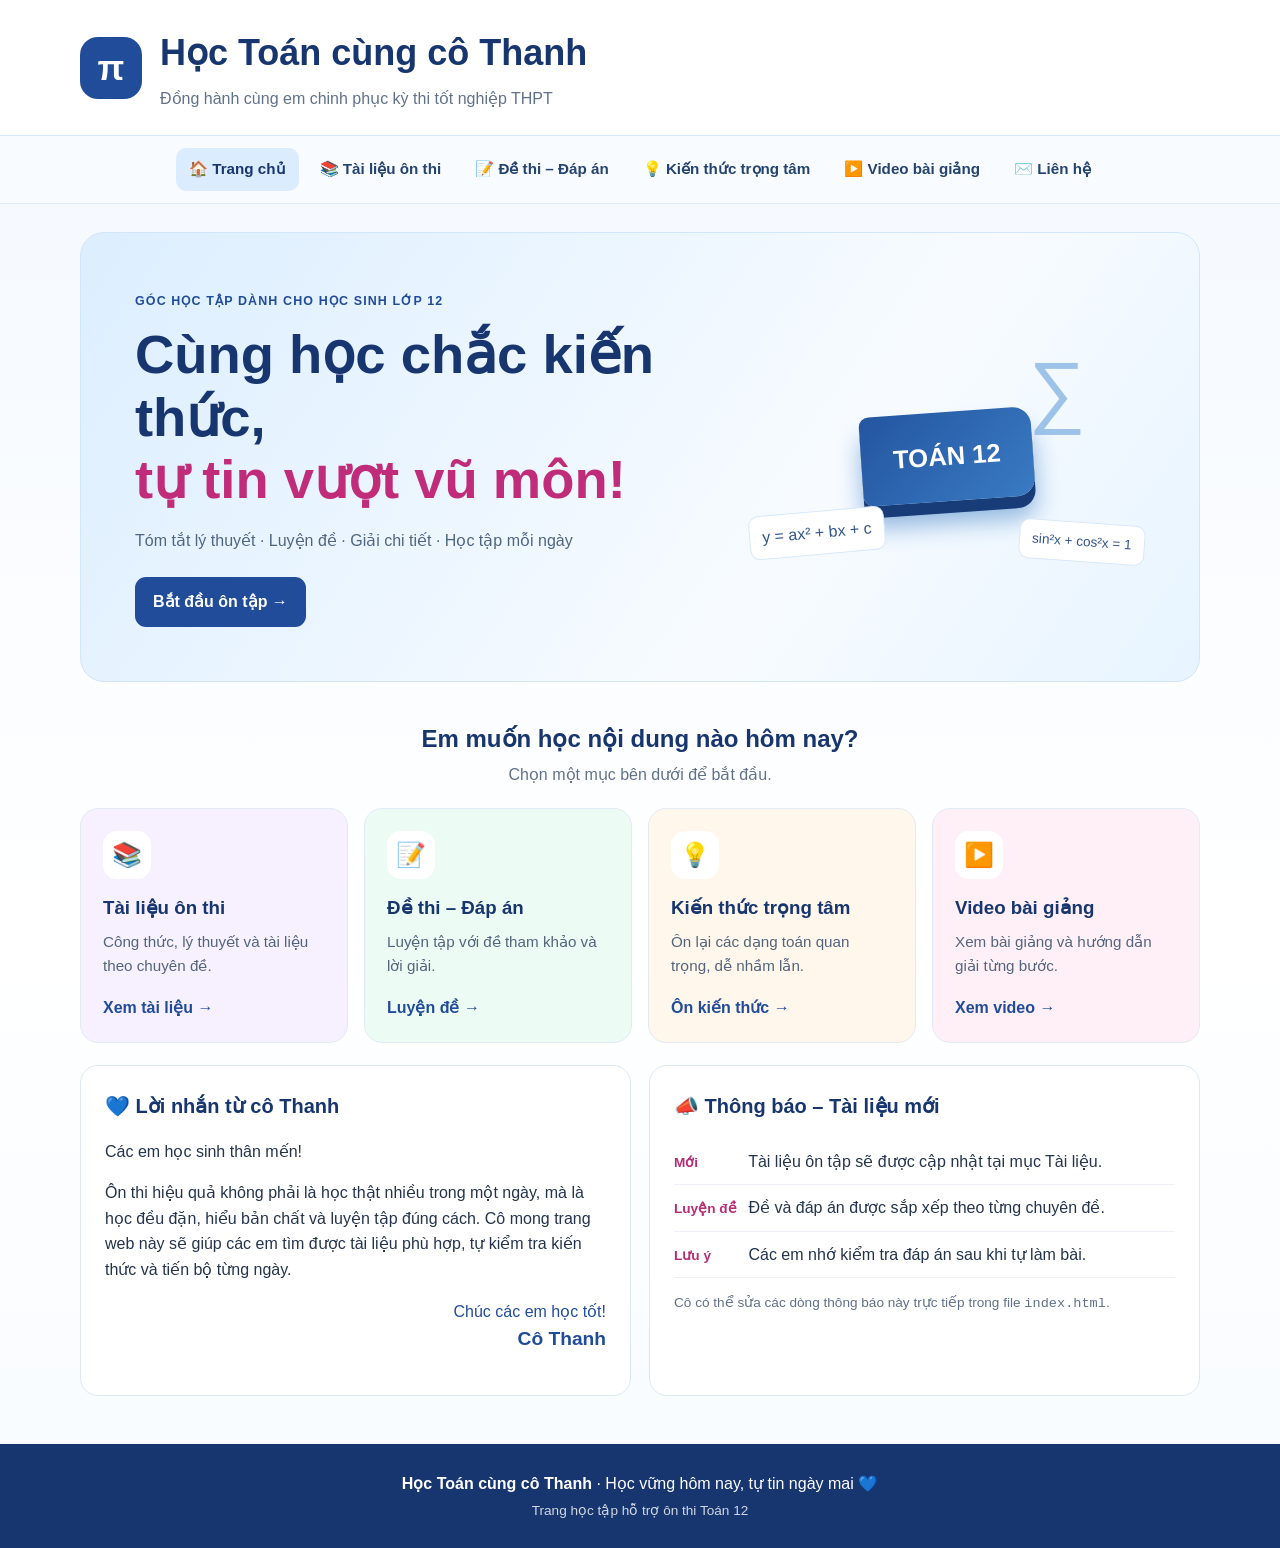
<file: hoc_toan_cung_co_thanh/index.html>
<!DOCTYPE html>
<html lang="vi">
<head>
  <meta charset="UTF-8">
  <meta name="viewport" content="width=device-width, initial-scale=1.0">
  <meta name="description" content="Học Toán cùng cô Thanh - đồng hành cùng học sinh lớp 12 ôn thi tốt nghiệp THPT.">
  <title>Học Toán cùng cô Thanh</title>
  <link rel="stylesheet" href="css/style.css">
</head>
<body>
  <header class="site-header">
    <div class="brand-mark">π</div>
    <div>
      <h1>Học Toán cùng cô Thanh</h1>
      <p>Đồng hành cùng em chinh phục kỳ thi tốt nghiệp THPT</p>
    </div>
  </header>

  <nav class="nav" aria-label="Điều hướng chính">
    <a class="active" href="index.html">🏠 Trang chủ</a>
    <a href="tai-lieu.html">📚 Tài liệu ôn thi</a>
    <a href="de-thi.html">📝 Đề thi – Đáp án</a>
    <a href="kien-thuc.html">💡 Kiến thức trọng tâm</a>
    <a href="video.html">▶️ Video bài giảng</a>
    <a href="lien-he.html">✉️ Liên hệ</a>
  </nav>

  <main class="container">
    <section class="hero">
      <div class="hero-text">
        <span class="eyebrow">GÓC HỌC TẬP DÀNH CHO HỌC SINH LỚP 12</span>
        <h2>Cùng học chắc kiến thức,<br><span>tự tin vượt vũ môn!</span></h2>
        <p>Tóm tắt lý thuyết · Luyện đề · Giải chi tiết · Học tập mỗi ngày</p>
        <a class="button" href="tai-lieu.html">Bắt đầu ôn tập →</a>
      </div>
      <div class="hero-art" aria-hidden="true">
        <div class="math-symbol">∑</div>
        <div class="book">TOÁN 12</div>
        <div class="math-note">y = ax² + bx + c</div>
        <div class="math-note note-two">sin²x + cos²x = 1</div>
      </div>
    </section>

    <section class="section-heading">
      <h2>Em muốn học nội dung nào hôm nay?</h2>
      <p>Chọn một mục bên dưới để bắt đầu.</p>
    </section>

    <section class="cards">
      <a class="card purple" href="tai-lieu.html"><span class="card-icon">📚</span><h3>Tài liệu ôn thi</h3><p>Công thức, lý thuyết và tài liệu theo chuyên đề.</p><span class="card-link">Xem tài liệu →</span></a>
      <a class="card green" href="de-thi.html"><span class="card-icon">📝</span><h3>Đề thi – Đáp án</h3><p>Luyện tập với đề tham khảo và lời giải.</p><span class="card-link">Luyện đề →</span></a>
      <a class="card orange" href="kien-thuc.html"><span class="card-icon">💡</span><h3>Kiến thức trọng tâm</h3><p>Ôn lại các dạng toán quan trọng, dễ nhầm lẫn.</p><span class="card-link">Ôn kiến thức →</span></a>
      <a class="card pink" href="video.html"><span class="card-icon">▶️</span><h3>Video bài giảng</h3><p>Xem bài giảng và hướng dẫn giải từng bước.</p><span class="card-link">Xem video →</span></a>
    </section>

    <section class="two-columns">
      <article class="message panel">
        <h2>💙 Lời nhắn từ cô Thanh</h2>
        <p>Các em học sinh thân mến!</p>
        <p>Ôn thi hiệu quả không phải là học thật nhiều trong một ngày, mà là học đều đặn, hiểu bản chất và luyện tập đúng cách. Cô mong trang web này sẽ giúp các em tìm được tài liệu phù hợp, tự kiểm tra kiến thức và tiến bộ từng ngày.</p>
        <p class="signature">Chúc các em học tốt!<br><strong>Cô Thanh</strong></p>
      </article>
      <article class="updates panel">
        <h2>📣 Thông báo – Tài liệu mới</h2>
        <ul>
          <li><span class="date">Mới</span> Tài liệu ôn tập sẽ được cập nhật tại mục Tài liệu.</li>
          <li><span class="date">Luyện đề</span> Đề và đáp án được sắp xếp theo từng chuyên đề.</li>
          <li><span class="date">Lưu ý</span> Các em nhớ kiểm tra đáp án sau khi tự làm bài.</li>
        </ul>
        <p class="small-note">Cô có thể sửa các dòng thông báo này trực tiếp trong file <code>index.html</code>.</p>
      </article>
    </section>
  </main>

  <footer class="footer">
    <p><strong>Học Toán cùng cô Thanh</strong> · Học vững hôm nay, tự tin ngày mai 💙</p>
    <p class="footer-small">Trang học tập hỗ trợ ôn thi Toán 12</p>
  </footer>
</body>
</html>
</file>
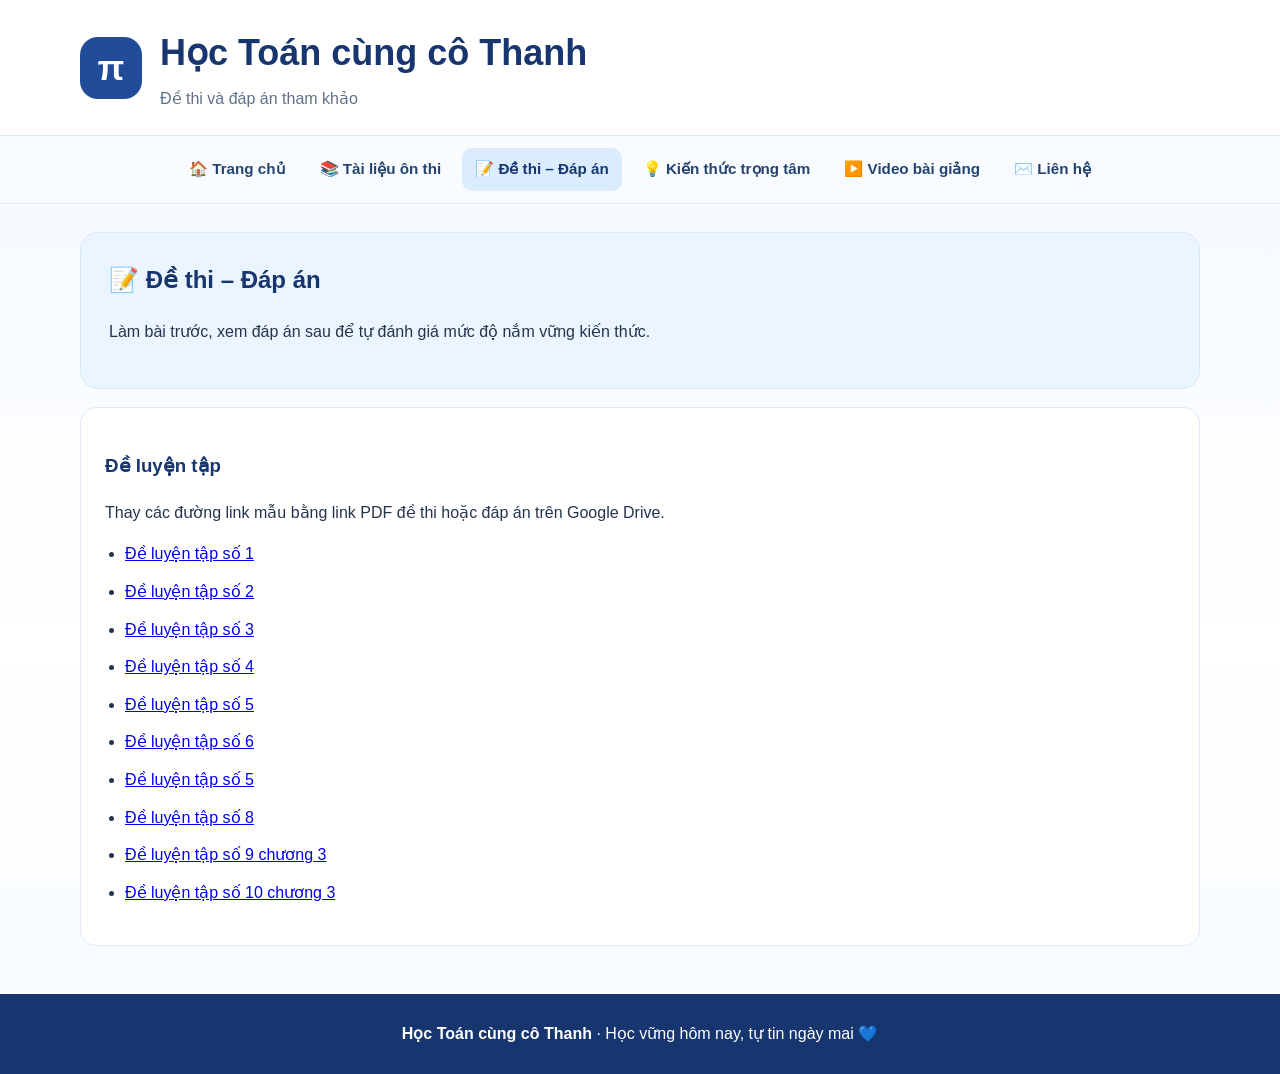
<file: hoc_toan_cung_co_thanh/de-thi.html>
<!DOCTYPE html>
<html lang="vi"><head><meta charset="UTF-8"><meta name="viewport" content="width=device-width, initial-scale=1.0"><title>Đề thi – Đáp án | Học Toán cùng cô Thanh</title><link rel="stylesheet" href="css/style.css"></head>
<body><header class="site-header"><div class="brand-mark">π</div><div><h1>Học Toán cùng cô Thanh</h1><p>Đề thi và đáp án tham khảo</p></div></header>
<nav class="nav"><a href="index.html">🏠 Trang chủ</a><a href="tai-lieu.html">📚 Tài liệu ôn thi</a><a class="active" href="de-thi.html">📝 Đề thi – Đáp án</a><a href="kien-thuc.html">💡 Kiến thức trọng tâm</a><a href="video.html">▶️ Video bài giảng</a><a href="lien-he.html">✉️ Liên hệ</a></nav>
<main class="container"><section class="page-title"><h2>📝 Đề thi – Đáp án</h2><p>Làm bài trước, xem đáp án sau để tự đánh giá mức độ nắm vững kiến thức.</p></section>
<section class="content-panel"><h3>Đề luyện tập</h3><p>Thay các đường link mẫu bằng link PDF đề thi hoặc đáp án trên Google Drive.</p><ul class="resource-list">
<li><a href="https://12cd1.netlify.app" target="_blank" rel="noopener">Đề luyện tập số 1 </a></li>
<li><a href="https://12cd1-2.netlify.app/" rel="noopener">Đề luyện tập số 2</a></li>
<li><a href="https://12d3gki.netlify.app/" rel="noopener">Đề luyện tập số 3 </a></li>
<li><a href="https://Tran-Le-Nam.github.io/quiz-storage/quizzes/OnTapChuong1Lop12_luyen_tap.html">Đề luyện tập số 4 </a></li>
<li><a href="https://12doghk1so5.netlify.app" rel="noopener">Đề luyện tập số 5 </a></li>
  <li><a href="https://tran-le-nam.github.io/quiz-storage/quizzes/Beamer_Toan12_C2_OTC2_luyen_tap.html?fbclid=IwY2xjawVQ-pNleHRuA2FlbQIxMABwZG9mAWJyaWQRMWcydjEzMkM0a1JlUjBLYlNzcnRjBmFwcF9pZBAyMjIwMzkxNzg4MjAwODkyAAEf55oPBfy-kWHD3xzff3c16D_NGEdD2vQX6wDdVmMwxSJ87PgLQcCwSiv8xyA_aem_35zVzYElmvYdZT_ZgF0YJg">Đề luyện tập số 6 </a></li>
<li><a href="https://tran-le-nam.github.io/quiz-storage/quizzes/Beamer_Toan12_C3_OTC3_luyen_tap.html?fbclid=IwY2xjawVQ-qRleHRuA2FlbQIxMABwZG9mAWJyaWQRMWcydjEzMkM0a1JlUjBLYlNzcnRjBmFwcF9pZBAyMjIwMzkxNzg4MjAwODkyAAEfwv6jIi-Zz6LkYb9tkaw95UihgYPbk5ENaU0LU6wP3YlEv6vO9Ykjfg8JqR8_aem_K3Z-6sXkxG4mC-IgC3Wylg" rel="noopener">Đề luyện tập số 5 </a></li>
<li><a href="https://tran-le-nam.github.io/quiz-storage/quizzes/OnTapChuong1Lop12_trinh_chieu.html" rel="noopener">Đề luyện tập số 8 </a></li>
<li><a href="https://tran-le-nam.github.io/quiz-storage/quizzes/Beamer_Toan12_C2_OTC2.html" rel="noopener">Đề luyện tập số 9 chương 3 </a></li>  
 <li><a href="https://tran-le-nam.github.io/quiz-storage/quizzes/Beamer_Toan12_C3_OTC3.html" rel="noopener">Đề luyện tập số 10 chương 3 </a></li> 
</ul></section></main><footer class="footer"><p><strong>Học Toán cùng cô Thanh</strong> · Học vững hôm nay, tự tin ngày mai 💙</p></footer></body></html>
</file>
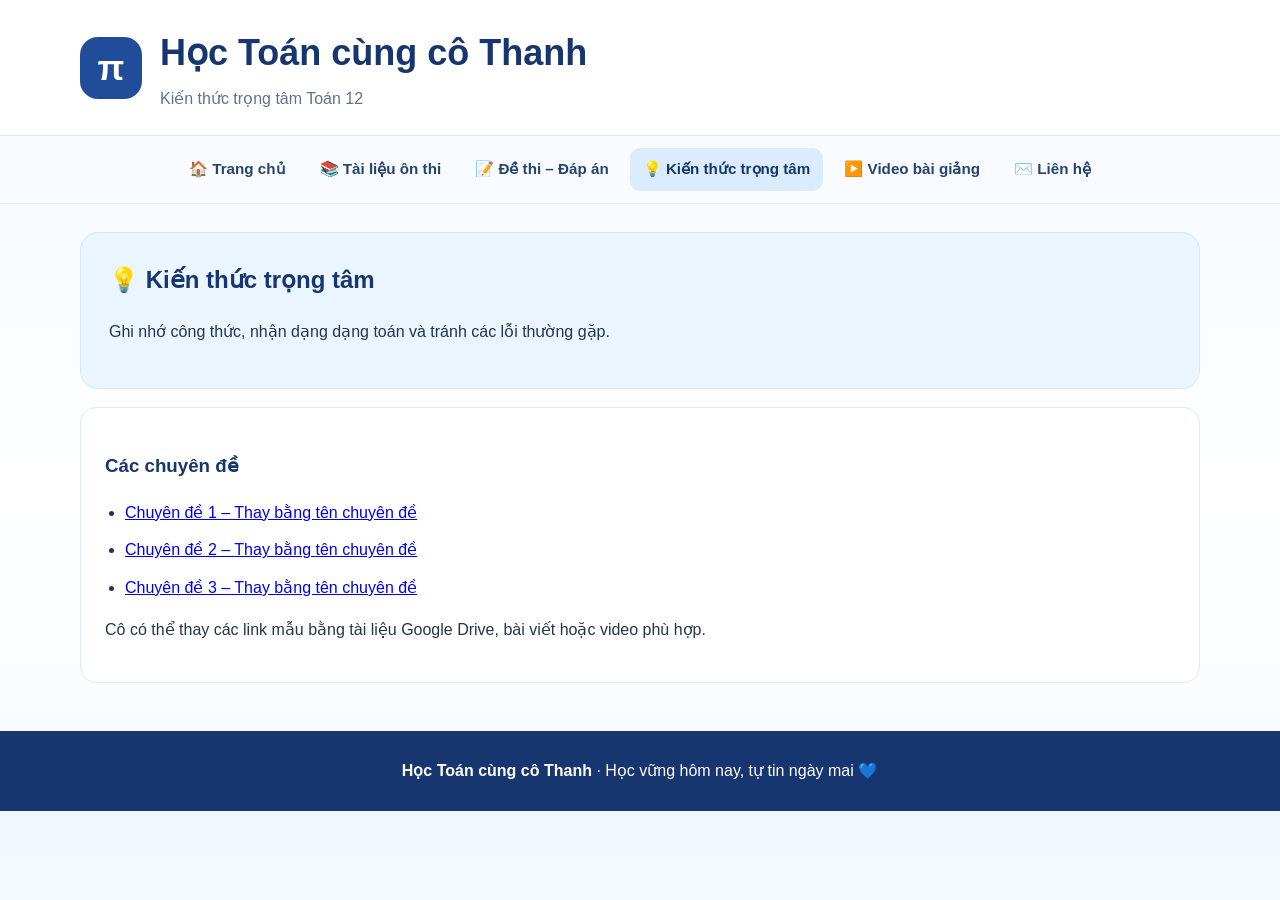
<file: hoc_toan_cung_co_thanh/kien-thuc.html>
<!DOCTYPE html>
<html lang="vi"><head><meta charset="UTF-8"><meta name="viewport" content="width=device-width, initial-scale=1.0"><title>Kiến thức trọng tâm | Học Toán cùng cô Thanh</title><link rel="stylesheet" href="css/style.css"></head>
<body><header class="site-header"><div class="brand-mark">π</div><div><h1>Học Toán cùng cô Thanh</h1><p>Kiến thức trọng tâm Toán 12</p></div></header>
<nav class="nav"><a href="index.html">🏠 Trang chủ</a><a href="tai-lieu.html">📚 Tài liệu ôn thi</a><a href="de-thi.html">📝 Đề thi – Đáp án</a><a class="active" href="kien-thuc.html">💡 Kiến thức trọng tâm</a><a href="video.html">▶️ Video bài giảng</a><a href="lien-he.html">✉️ Liên hệ</a></nav>
<main class="container"><section class="page-title"><h2>💡 Kiến thức trọng tâm</h2><p>Ghi nhớ công thức, nhận dạng dạng toán và tránh các lỗi thường gặp.</p></section>
<section class="content-panel"><h3>Các chuyên đề</h3><ul class="resource-list">
<li><a href="LINK_CHUYEN_DE_1" target="_blank" rel="noopener">Chuyên đề 1 – Thay bằng tên chuyên đề</a></li>
<li><a href="LINK_CHUYEN_DE_2" target="_blank" rel="noopener">Chuyên đề 2 – Thay bằng tên chuyên đề</a></li>
<li><a href="LINK_CHUYEN_DE_3" target="_blank" rel="noopener">Chuyên đề 3 – Thay bằng tên chuyên đề</a></li>
</ul><p>Cô có thể thay các link mẫu bằng tài liệu Google Drive, bài viết hoặc video phù hợp.</p></section></main><footer class="footer"><p><strong>Học Toán cùng cô Thanh</strong> · Học vững hôm nay, tự tin ngày mai 💙</p></footer></body></html>
</file>
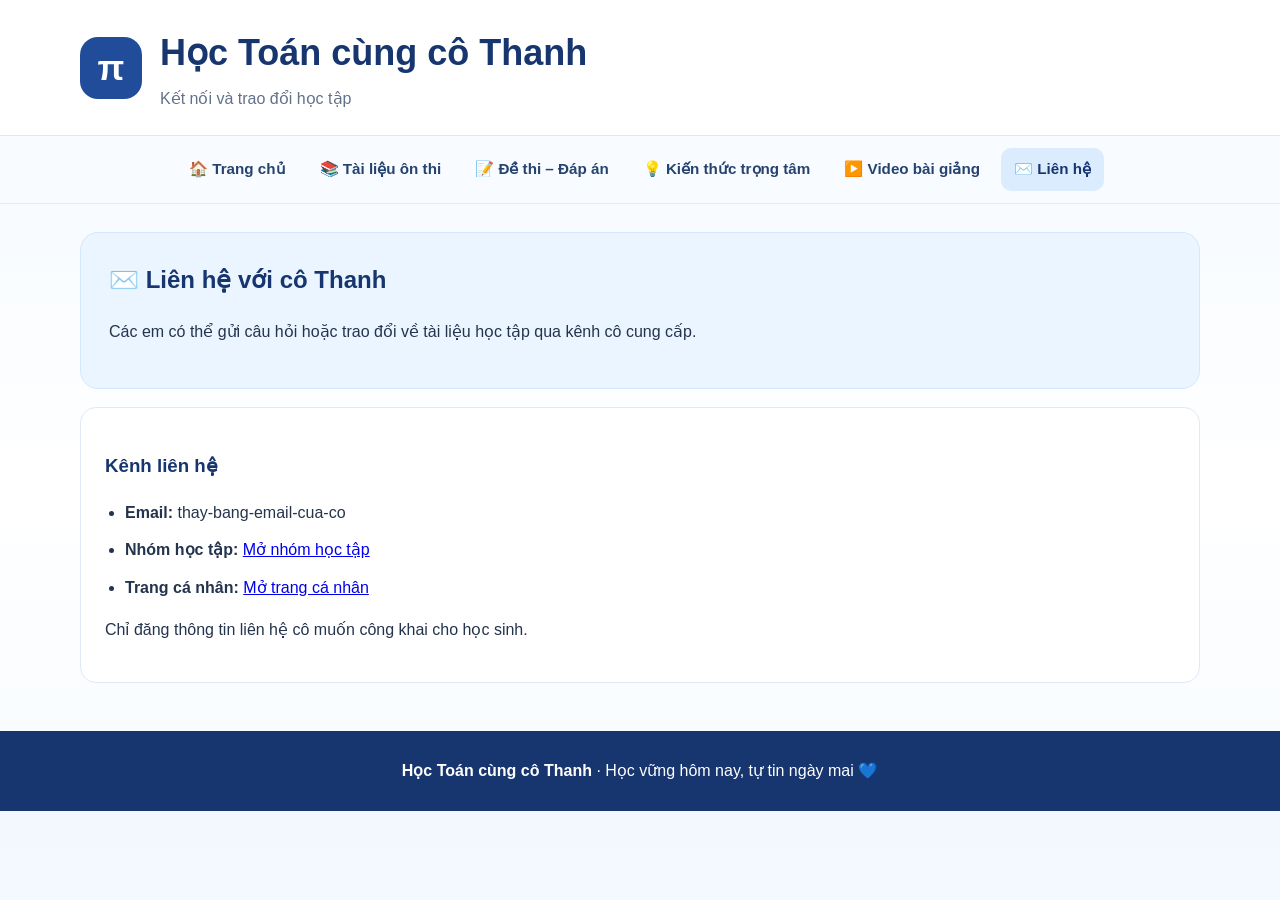
<file: hoc_toan_cung_co_thanh/lien-he.html>
<!DOCTYPE html>
<html lang="vi"><head><meta charset="UTF-8"><meta name="viewport" content="width=device-width, initial-scale=1.0"><title>Liên hệ | Học Toán cùng cô Thanh</title><link rel="stylesheet" href="css/style.css"></head>
<body><header class="site-header"><div class="brand-mark">π</div><div><h1>Học Toán cùng cô Thanh</h1><p>Kết nối và trao đổi học tập</p></div></header>
<nav class="nav"><a href="index.html">🏠 Trang chủ</a><a href="tai-lieu.html">📚 Tài liệu ôn thi</a><a href="de-thi.html">📝 Đề thi – Đáp án</a><a href="kien-thuc.html">💡 Kiến thức trọng tâm</a><a href="video.html">▶️ Video bài giảng</a><a class="active" href="lien-he.html">✉️ Liên hệ</a></nav>
<main class="container"><section class="page-title"><h2>✉️ Liên hệ với cô Thanh</h2><p>Các em có thể gửi câu hỏi hoặc trao đổi về tài liệu học tập qua kênh cô cung cấp.</p></section>
<section class="content-panel"><h3>Kênh liên hệ</h3><ul class="resource-list">
<li><strong>Email:</strong> thay-bang-email-cua-co</li>
<li><strong>Nhóm học tập:</strong> <a href="LINK_NHOM_HOC_TAP" target="_blank" rel="noopener">Mở nhóm học tập</a></li>
<li><strong>Trang cá nhân:</strong> <a href="LINK_TRANG_CA_NHAN" target="_blank" rel="noopener">Mở trang cá nhân</a></li>
</ul><p>Chỉ đăng thông tin liên hệ cô muốn công khai cho học sinh.</p></section></main><footer class="footer"><p><strong>Học Toán cùng cô Thanh</strong> · Học vững hôm nay, tự tin ngày mai 💙</p></footer></body></html>
</file>
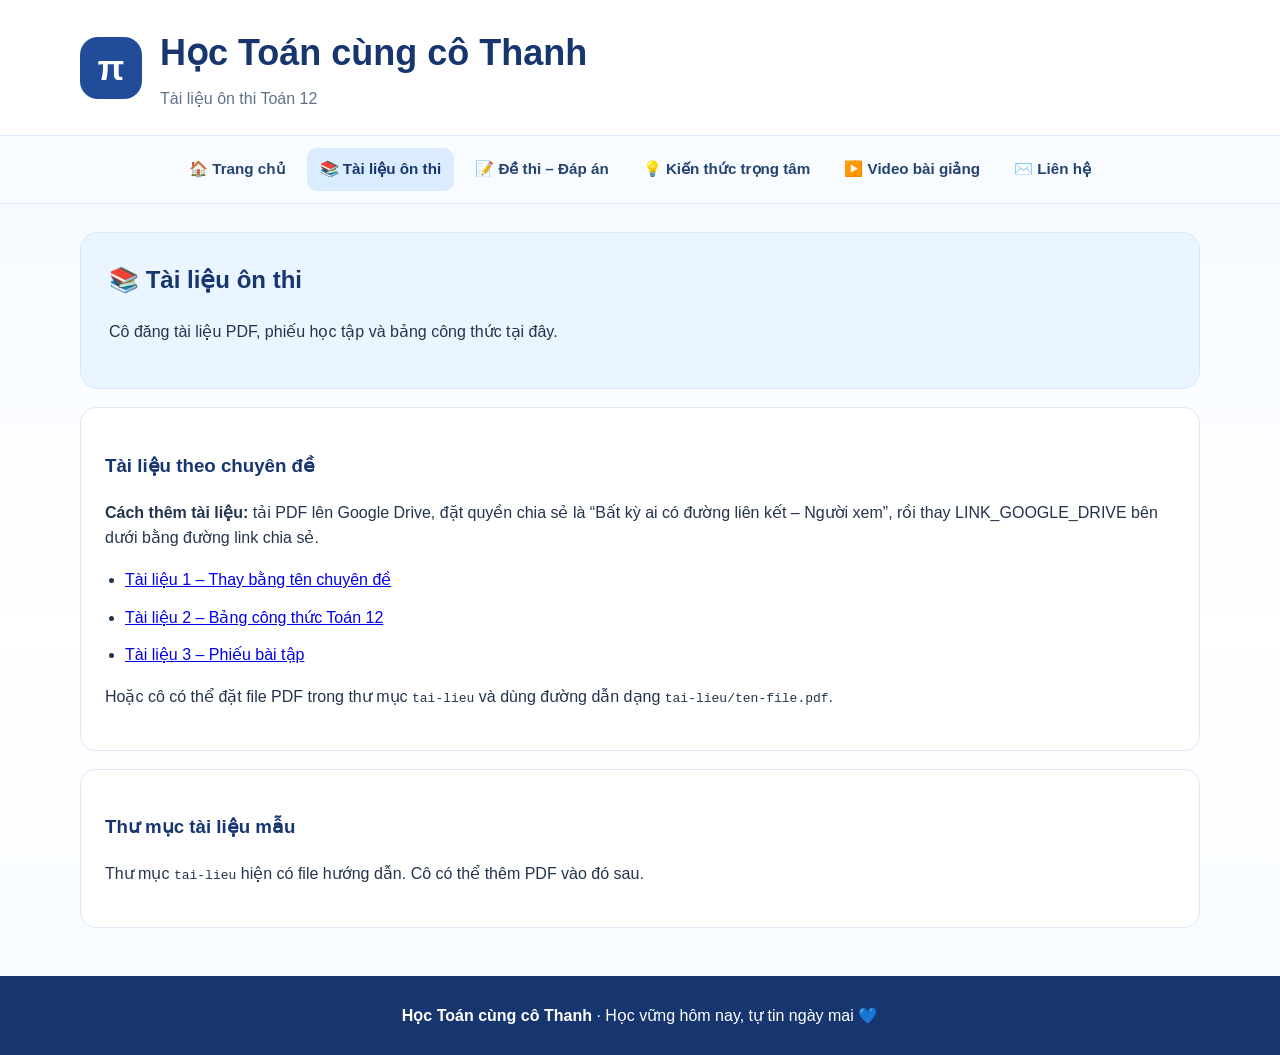
<file: hoc_toan_cung_co_thanh/tai-lieu.html>
<!DOCTYPE html>
<html lang="vi"><head><meta charset="UTF-8"><meta name="viewport" content="width=device-width, initial-scale=1.0"><title>Tài liệu ôn thi | Học Toán cùng cô Thanh</title><link rel="stylesheet" href="css/style.css"></head>
<body>
<header class="site-header"><div class="brand-mark">π</div><div><h1>Học Toán cùng cô Thanh</h1><p>Tài liệu ôn thi Toán 12</p></div></header>
<nav class="nav"><a href="index.html">🏠 Trang chủ</a><a class="active" href="tai-lieu.html">📚 Tài liệu ôn thi</a><a href="de-thi.html">📝 Đề thi – Đáp án</a><a href="kien-thuc.html">💡 Kiến thức trọng tâm</a><a href="video.html">▶️ Video bài giảng</a><a href="lien-he.html">✉️ Liên hệ</a></nav>
<main class="container"><section class="page-title"><h2>📚 Tài liệu ôn thi</h2><p>Cô đăng tài liệu PDF, phiếu học tập và bảng công thức tại đây.</p></section>
<section class="content-panel"><h3>Tài liệu theo chuyên đề</h3><p><strong>Cách thêm tài liệu:</strong> tải PDF lên Google Drive, đặt quyền chia sẻ là “Bất kỳ ai có đường liên kết – Người xem”, rồi thay LINK_GOOGLE_DRIVE bên dưới bằng đường link chia sẻ.</p>
<ul class="resource-list">
<li><a href="https://github.com/thanhnguyengv2026/TOAN_12/tree/main/hoc_toan_cung_co_thanh/de2" target="_blank" rel="noopener">Tài liệu 1 – Thay bằng tên chuyên đề</a></li>
<li><a href="LINK_GOOGLE_DRIVE" target="_blank" rel="noopener">Tài liệu 2 – Bảng công thức Toán 12</a></li>
<li><a href="LINK_GOOGLE_DRIVE" target="_blank" rel="noopener">Tài liệu 3 – Phiếu bài tập</a></li>
</ul>
<p>Hoặc cô có thể đặt file PDF trong thư mục <code>tai-lieu</code> và dùng đường dẫn dạng <code>tai-lieu/ten-file.pdf</code>.</p>
</section><section class="content-panel"><h3>Thư mục tài liệu mẫu</h3><p>Thư mục <code>tai-lieu</code> hiện có file hướng dẫn. Cô có thể thêm PDF vào đó sau.</p></section></main>
<footer class="footer"><p><strong>Học Toán cùng cô Thanh</strong> · Học vững hôm nay, tự tin ngày mai 💙</p></footer></body></html>
</file>
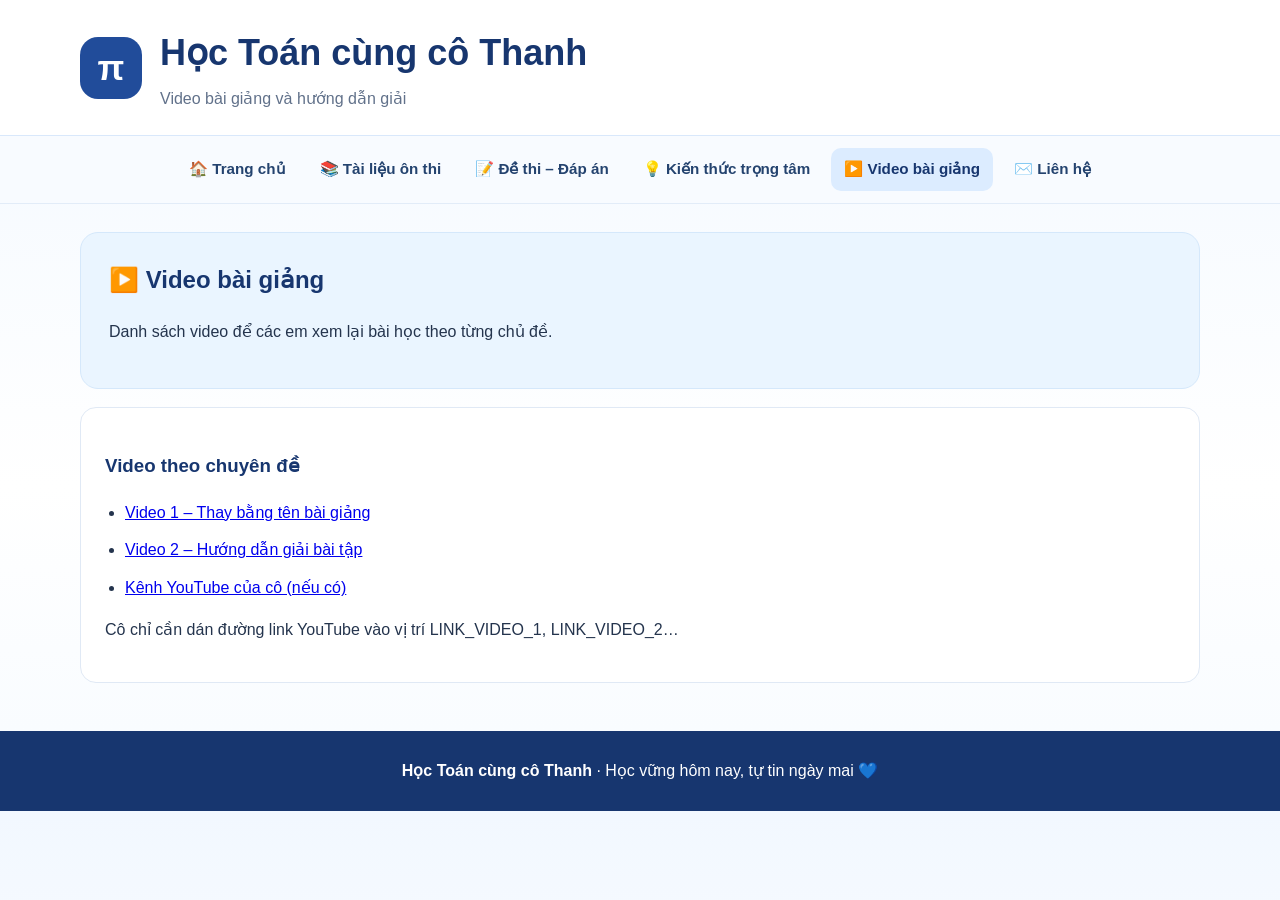
<file: hoc_toan_cung_co_thanh/video.html>
<!DOCTYPE html>
<html lang="vi"><head><meta charset="UTF-8"><meta name="viewport" content="width=device-width, initial-scale=1.0"><title>Video bài giảng | Học Toán cùng cô Thanh</title><link rel="stylesheet" href="css/style.css"></head>
<body><header class="site-header"><div class="brand-mark">π</div><div><h1>Học Toán cùng cô Thanh</h1><p>Video bài giảng và hướng dẫn giải</p></div></header>
<nav class="nav"><a href="index.html">🏠 Trang chủ</a><a href="tai-lieu.html">📚 Tài liệu ôn thi</a><a href="de-thi.html">📝 Đề thi – Đáp án</a><a href="kien-thuc.html">💡 Kiến thức trọng tâm</a><a class="active" href="video.html">▶️ Video bài giảng</a><a href="lien-he.html">✉️ Liên hệ</a></nav>
<main class="container"><section class="page-title"><h2>▶️ Video bài giảng</h2><p>Danh sách video để các em xem lại bài học theo từng chủ đề.</p></section>
<section class="content-panel"><h3>Video theo chuyên đề</h3><ul class="resource-list">
<li><a href="LINK_VIDEO_1" target="_blank" rel="noopener">Video 1 – Thay bằng tên bài giảng</a></li>
<li><a href="LINK_VIDEO_2" target="_blank" rel="noopener">Video 2 – Hướng dẫn giải bài tập</a></li>
<li><a href="LINK_KENH_YOUTUBE" target="_blank" rel="noopener">Kênh YouTube của cô (nếu có)</a></li>
</ul><p>Cô chỉ cần dán đường link YouTube vào vị trí LINK_VIDEO_1, LINK_VIDEO_2…</p></section></main><footer class="footer"><p><strong>Học Toán cùng cô Thanh</strong> · Học vững hôm nay, tự tin ngày mai 💙</p></footer></body></html>
</file>
<file: hoc_toan_cung_co_thanh/css/style.css>
/* HỌC TOÁN CÙNG CÔ THANH — Có thể đổi màu tại các biến bên dưới */
:root {
  --blue: #214c9a;
  --blue-dark: #17366f;
  --sky: #eaf5ff;
  --text: #24344d;
  --muted: #61718a;
  --white: #ffffff;
}
* { box-sizing: border-box; }
html { scroll-behavior: smooth; }
body {
  margin: 0; font-family: Arial, Helvetica, sans-serif; color: var(--text);
  background: linear-gradient(180deg, #f2f8ff 0%, #fff 60%, #f7fbff 100%);
  line-height: 1.6;
}
.site-header {
  display: flex; align-items: center; gap: 18px; padding: 24px max(5%, calc((100% - 1120px)/2));
  background: #fff; border-bottom: 1px solid #d9e8fb;
}
.brand-mark {
  display: grid; place-items: center; width: 62px; height: 62px; border-radius: 18px;
  background: var(--blue); color: #fff; font-size: 35px; font-weight: bold;
}
.site-header h1 { margin: 0; color: var(--blue-dark); font-size: clamp(1.5rem, 3vw, 2.25rem); }
.site-header p { margin: 4px 0 0; color: var(--muted); }
.nav {
  display: flex; flex-wrap: wrap; justify-content: center; gap: 8px; padding: 12px 4%;
  background: #f8fbff; border-bottom: 1px solid #e2ecf8;
}
.nav a { text-decoration: none; color: #24436f; padding: 9px 13px; border-radius: 10px; font-weight: 700; font-size: .95rem; }
.nav a:hover, .nav a.active { background: #dcecff; color: var(--blue-dark); }
.container { width: min(1120px, 92%); margin: 28px auto 48px; }
.hero {
  display: grid; grid-template-columns: 1.2fr .8fr; align-items: center; gap: 20px;
  padding: clamp(24px, 5vw, 54px); border-radius: 24px;
  background: linear-gradient(125deg, #dceeff, #f7fbff 65%, #e7f4ff);
  border: 1px solid #d1e5fb; overflow: hidden;
}
.eyebrow { font-size: .78rem; letter-spacing: .09em; color: var(--blue); font-weight: 800; }
.hero h2 { margin: 12px 0; color: var(--blue-dark); font-size: clamp(2rem, 4.5vw, 3.4rem); line-height: 1.15; }
.hero h2 span { color: #c02c79; }
.hero p { color: #506580; margin-bottom: 24px; }
.button { display: inline-block; background: var(--blue); color: #fff; padding: 12px 18px; border-radius: 11px; text-decoration: none; font-weight: 700; }
.button:hover { background: var(--blue-dark); }
.hero-art { min-height: 220px; position: relative; display: grid; place-items: center; }
.math-symbol { position: absolute; top: -20px; right: 15%; font-size: 5rem; color: #4c8ed4; opacity: .5; }
.book { padding: 24px 32px; background: linear-gradient(135deg, #2455a0, #397bc3); color: #fff; border-radius: 10px 18px 18px 10px; box-shadow: 0 12px 0 #173c78, 0 22px 25px #8eb5df; font-size: 1.6rem; font-weight: 900; transform: rotate(-4deg); }
.math-note { position: absolute; bottom: 12px; left: 0; background: #fff; color: #31558b; border: 1px solid #d8e8fb; padding: 8px 12px; border-radius: 10px; transform: rotate(-5deg); }
.note-two { bottom: 5px; left: auto; right: 0; transform: rotate(4deg); font-size: .85rem; }
.section-heading { text-align: center; margin: 38px 0 20px; }
.section-heading h2 { color: var(--blue-dark); margin-bottom: 4px; }
.section-heading p { margin-top: 0; color: var(--muted); }
.cards { display: grid; grid-template-columns: repeat(4, 1fr); gap: 16px; }
.card { padding: 22px; border-radius: 18px; text-decoration: none; color: var(--text); border: 1px solid #e2eaf5; transition: transform .15s, box-shadow .15s; }
.card:hover { transform: translateY(-3px); box-shadow: 0 10px 25px #17366f12; }
.card-icon { display: grid; place-items: center; width: 48px; height: 48px; background: #fff; border-radius: 14px; font-size: 1.5rem; }
.card h3 { margin: 14px 0 7px; color: var(--blue-dark); }
.card p { margin: 0 0 16px; color: #53657d; font-size: .95rem; }
.card-link { font-weight: 700; color: var(--blue); }
.purple { background: #f6f0ff; } .green { background: #edfbf5; } .orange { background: #fff7eb; } .pink { background: #fff0f7; }
.two-columns { display: grid; grid-template-columns: 1fr 1fr; gap: 18px; margin-top: 22px; }
.panel { border: 1px solid #dce8f6; border-radius: 18px; padding: 24px; background: #fff; }
.panel h2 { color: var(--blue-dark); font-size: 1.25rem; margin-top: 0; }
.signature { text-align: right; color: var(--blue); }
.signature strong { font-size: 1.2rem; }
.updates ul { list-style: none; padding: 0; margin: 0; }
.updates li { padding: 10px 0; border-bottom: 1px solid #edf1f7; }
.date { display: inline-block; min-width: 70px; color: #b72d75; font-weight: 700; font-size: .85rem; }
.small-note { font-size: .85rem; color: var(--muted); }
.footer { text-align: center; padding: 24px 5%; color: #fff; background: var(--blue-dark); }
.footer p { margin: 3px 0; }
.footer-small { font-size: .85rem; opacity: .8; }
.page-title { background: var(--sky); padding: 28px; border-radius: 18px; border: 1px solid #d5e8fb; }
.page-title h2 { margin-top: 0; color: var(--blue-dark); }
.content-panel { background: #fff; border: 1px solid #e0e9f5; border-radius: 16px; padding: 24px; margin-top: 18px; }
.content-panel h3 { color: var(--blue-dark); }
.resource-list { padding-left: 20px; }
.resource-list li { margin: 12px 0; }
a { overflow-wrap: anywhere; }
@media (max-width: 850px) {
  .cards { grid-template-columns: repeat(2, 1fr); }
  .hero { grid-template-columns: 1fr; }
  .hero-art { min-height: 170px; }
}
@media (max-width: 560px) {
  .site-header { padding: 18px 4%; align-items: flex-start; }
  .brand-mark { width: 48px; height: 48px; font-size: 28px; flex-shrink: 0; }
  .nav { justify-content: flex-start; }
  .nav a { font-size: .88rem; padding: 8px 10px; }
  .cards, .two-columns { grid-template-columns: 1fr; }
  .container { width: 94%; margin-top: 16px; }
  .hero { padding: 24px 20px; }
  .math-note { font-size: .78rem; }
}
</file>
